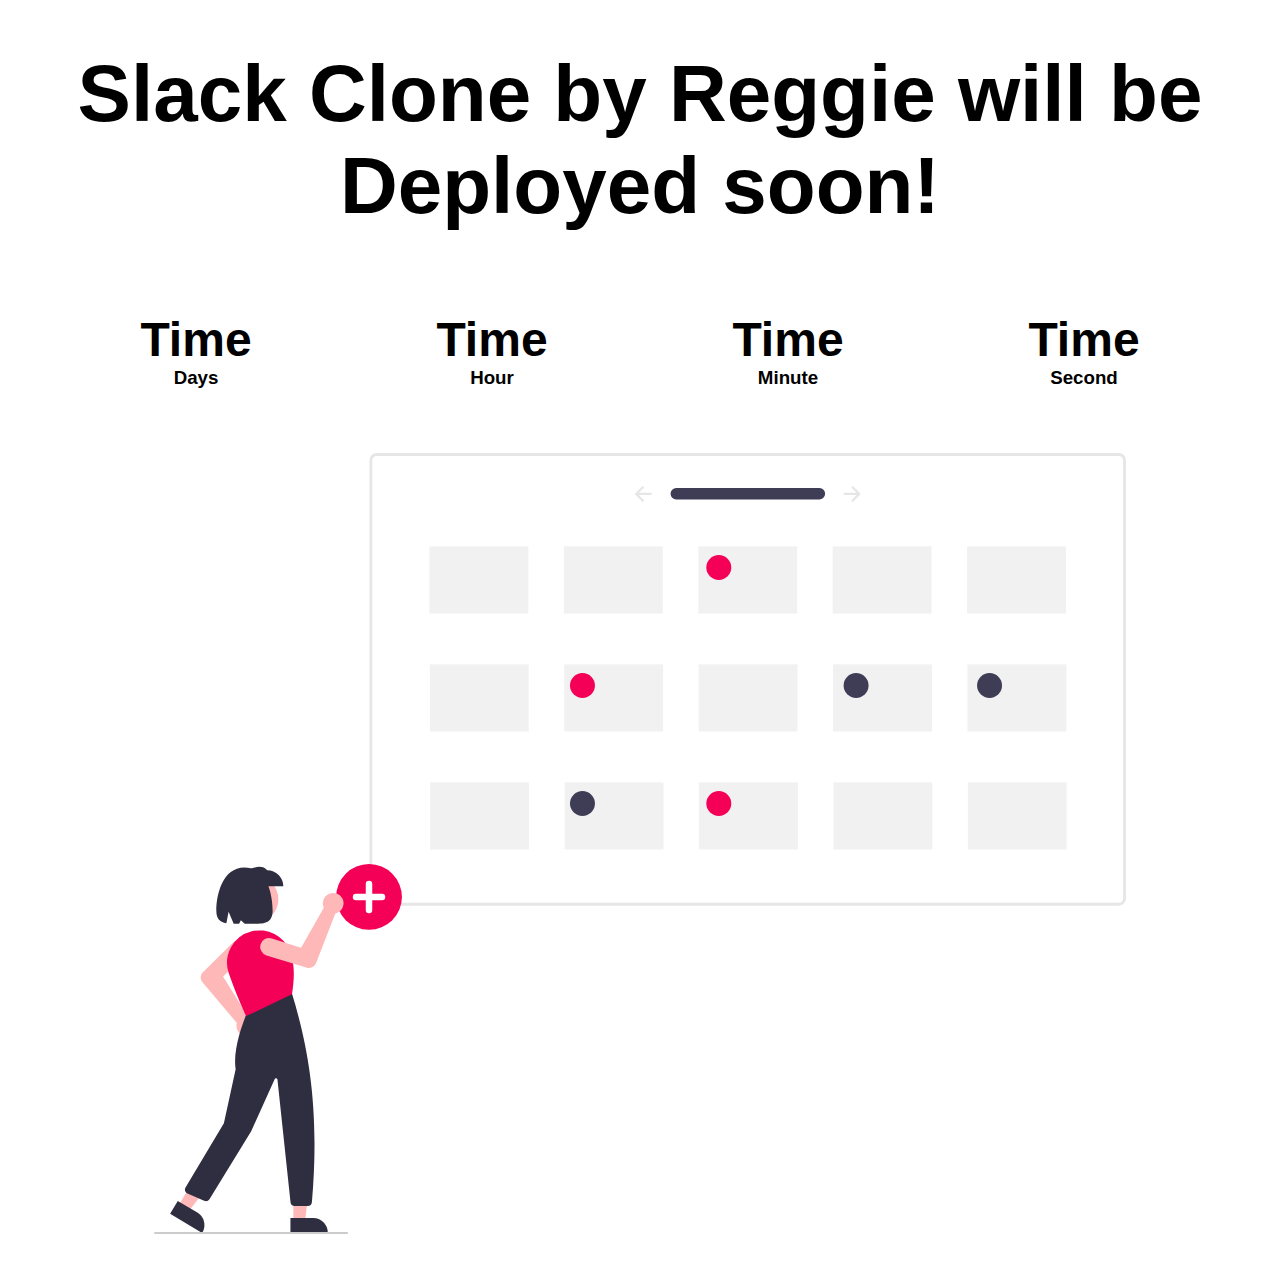
<file: javascript-countdown/index.html>
<!DOCTYPE html>
<html lang="en">
<head>
    <meta charset="UTF-8">
    <link rel="icon" href="https://www.raftfurniture.co.uk/pub/media/catalog/product/cache/110341a25faa2b0b0f52adcd3642d696/c/o/collingwood.png" />
    <meta http-equiv="X-UA-Compatible" content="IE=edge">
    <meta name="viewport" content="width=device-width, initial-scale=1.0">
    <title>Slack Clone Countdown!</title>
    <link rel="stylesheet" href="./assets/css/style.css" />
</head>
<body>
    <section class="coming-soon">
        <div>
            <h2>Slack Clone by Reggie will be Deployed soon!</h2>
            <div class="countdown">
                <div class="container-day">
                    <h3 class="day">Time</h3>
                    <h3>Days</h3>
                </div>
                <div class="container-hour">
                    <h3 class="hour">Time</h3>
                    <h3>Hour</h3>
                </div>
                <div class="container-minute">
                    <h3 class="minute">Time</h3>
                    <h3>Minute</h3>
                </div>
                <div class="container-second">
                    <h3 class="second">Time</h3>
                    <h3>Second</h3>
                </div>
            </div>
        </div>
        <img src="./assets/images/undraw_Calendar_re_ki49.svg" alt="Calendar-Svg" class="waiting">
    </section>
    <script src="./assets/scripts/app.js"></script>
</body>
</html>
</file>
<file: javascript-countdown/assets/css/style.css>
* {
    margin: 0;
    padding: 0;
    box-sizing: border-box;
}
body {
    font-family: "Lato", sans-serif;
    padding: 3em;
}

h2 {
    font-size: 5rem;
    font-weight: bold;
    text-align: center;
    margin-bottom: 1em;
}

.coming-soon{
    min-height: 100vh;
    display: flex;
    align-items: center;
    flex-direction: column;
    justify-content: center;
}

.countdown {
    display: flex;
    justify-content: space-around;
    margin-bottom: 4em;
    text-align: center;
}

.day,.hour,.minute,.second {
    font-size: 3rem;
}
</file>
